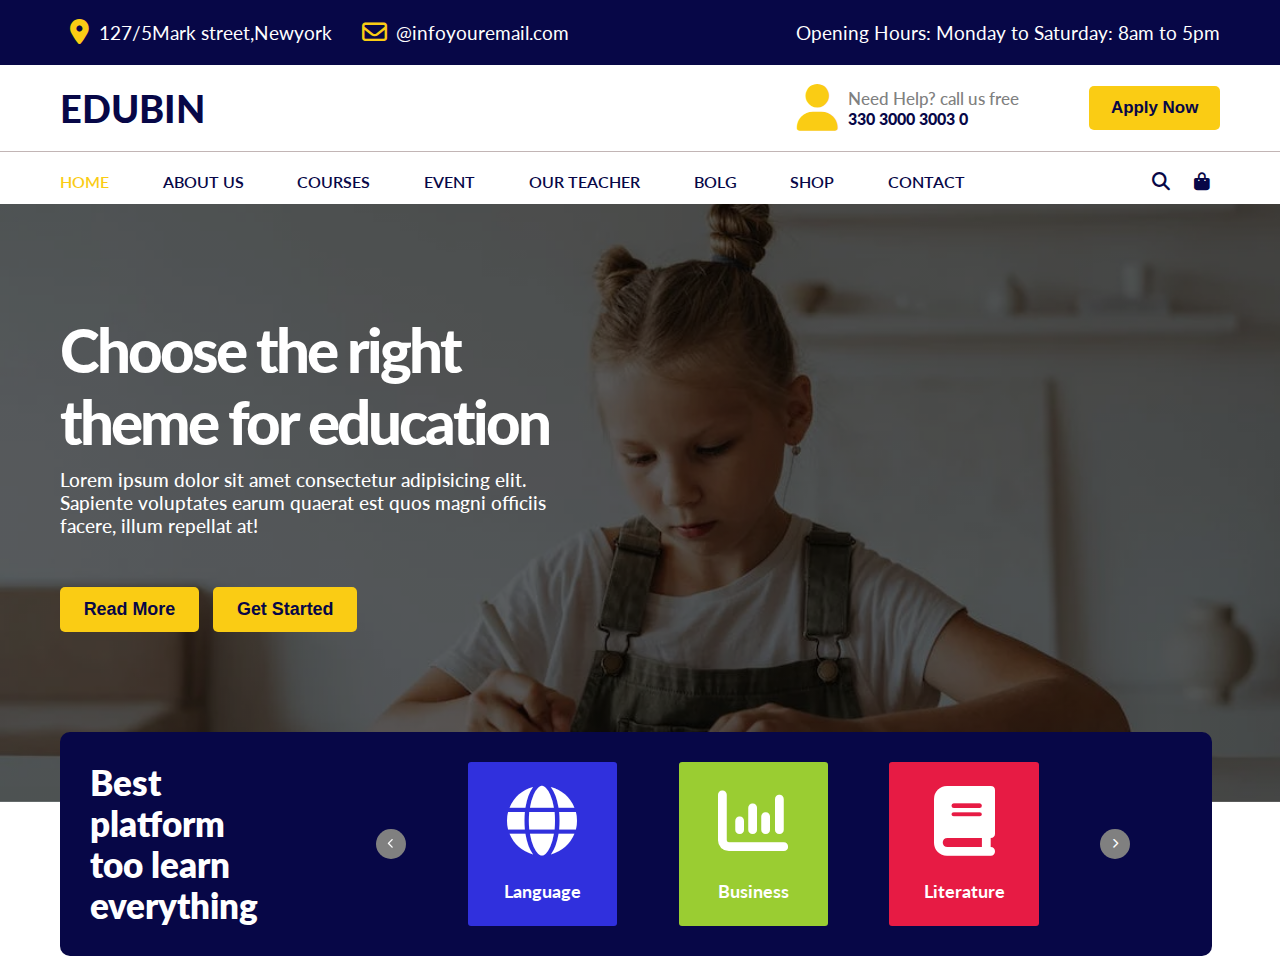
<file: eduction/index.html>
<!DOCTYPE html>
<html lang="en">
<head>
    <meta charset="UTF-8">
    <meta name="viewport" content="width=device-width, initial-scale=1.0">
    <title>eduction page</title>
    <link rel="stylesheet" href="css/style.css">
    <link href="https://fonts.googleapis.com/css2?family=Lato:ital,wght@0,100;0,300;0,400;0,700;0,900;1,100&family=Open+Sans:wght@300;400;600&display=swap" rel="stylesheet">
    <link rel="stylesheet" href="https://cdnjs.cloudflare.com/ajax/libs/font-awesome/6.4.2/css/all.min.css">

</head>
<body>
    
        <div class="location">
            <div class="city">
                <a href="#" class="icon"><i class="fa-solid fa-location-dot icon_style"></i></a>
                <span class="location_text">127/5Mark street,Newyork</span>
            </div>

            <div class="email">
                <a href="#" class="icon"><i class="fa-regular fa-envelope icon_style"></i></a>
                <span class="location_text">@infoyouremail.com</span>
            </div>
            <p class="timing">Opening Hours: Monday to Saturday: 8am to 5pm</p>
        </div>

        <header class="header">
            <div class="contact">
                <h1 class="logo">edubin</h1>
                <div class="icon_number">
                    <a href="#" class="person"><i class="fa-solid fa-user person_icon"></i></a>
                    <div class="number_text">
                        <span class="text">Need Help? call us free</span>
                        <span class="number">330 3000 3003 0</span>
                    </div>
                </div>
                <div class="btn_box"><button class="btn">apply now</button></div>
                
            </div>
            <nav class="nav">
                <div class="nav_box">
                    <a href="#" class="navlinks active">Home</a>
                    <a href="#" class="navlinks">About us</a>
                    <a href="#" class="navlinks">courses</a>
                    <a href="#" class="navlinks">event</a>
                    <a href="#" class="navlinks">our teacher</a>
                    <a href="#" class="navlinks">bolg</a>
                    <a href="#" class="navlinks">shop</a>
                    <a href="#" class="navlinks">contact</a>
                </div>
                <div class="search_cart">
                    <span class="search"><a href="#" class="nav_icon"><i class="fa-solid fa-magnifying-glass navicon_style"></i></a></span>
                    <span class="notification"><a href="#" class="nav_icon"><i class="fa-solid fa-bag-shopping navicon_style"></i></a></span>
                    
                </div>
            </nav>
        </header>

        <main class="main">
            <div class="main_content">
                <h1 class="main_heading">Choose the right theme for education</h1>
                <p class="main_text">Lorem ipsum dolor sit amet consectetur adipisicing elit. Sapiente voluptates earum quaerat est quos magni officiis facere, illum repellat at!</p>
                
                    <button class="btn_main " style="margin-right: 10px;">read more</button>
                    <button class="btn_main">get started</button>
                
                
            </div>
        </main>


        <section class="description">
            <div class="description_box">
                <div class="description_text">
                    <p class="para_text">Best platform too learn everything</p>
                </div>
                <div class="description_menu">
                    <span class="arrow"><i class="fa-solid fa-chevron-right arrow_icon" style="transform: rotateY(-180deg);"></i></span>
                    <div class="education_type" style="background-color: rgb(48, 48, 221);">
                        <div class="edu_icon_text">
                            <span class="education_icon"><i class="fa-solid fa-globe edu_icon"></i></span>
                            <span class="education_text">Language</span>
                        </div>
                        

                    </div>
                    <div class="education_type" style="background-color: yellowgreen;">
                        <div class="edu_icon_text">
                            <span class="education_icon"><i class="fa-solid fa-chart-column edu_icon"></i></span>
                            <span class="education_text">Business</span>
                        </div>
                    </div>
                    <div class="education_type" style="background-color: rgb(231, 27, 68)">
                        <div class="edu_icon_text">
                            <span class="education_icon"><i class="fa-solid fa-book edu_icon"></i></span>
                            <span class="education_text">Literature</span>
                        </div>
                    </div>
                    <span class="arrow"><i class="fa-solid fa-chevron-right arrow_icon"></i></span>

                </div>
            </div>
        </section>
        
</body>
</html>
</file>
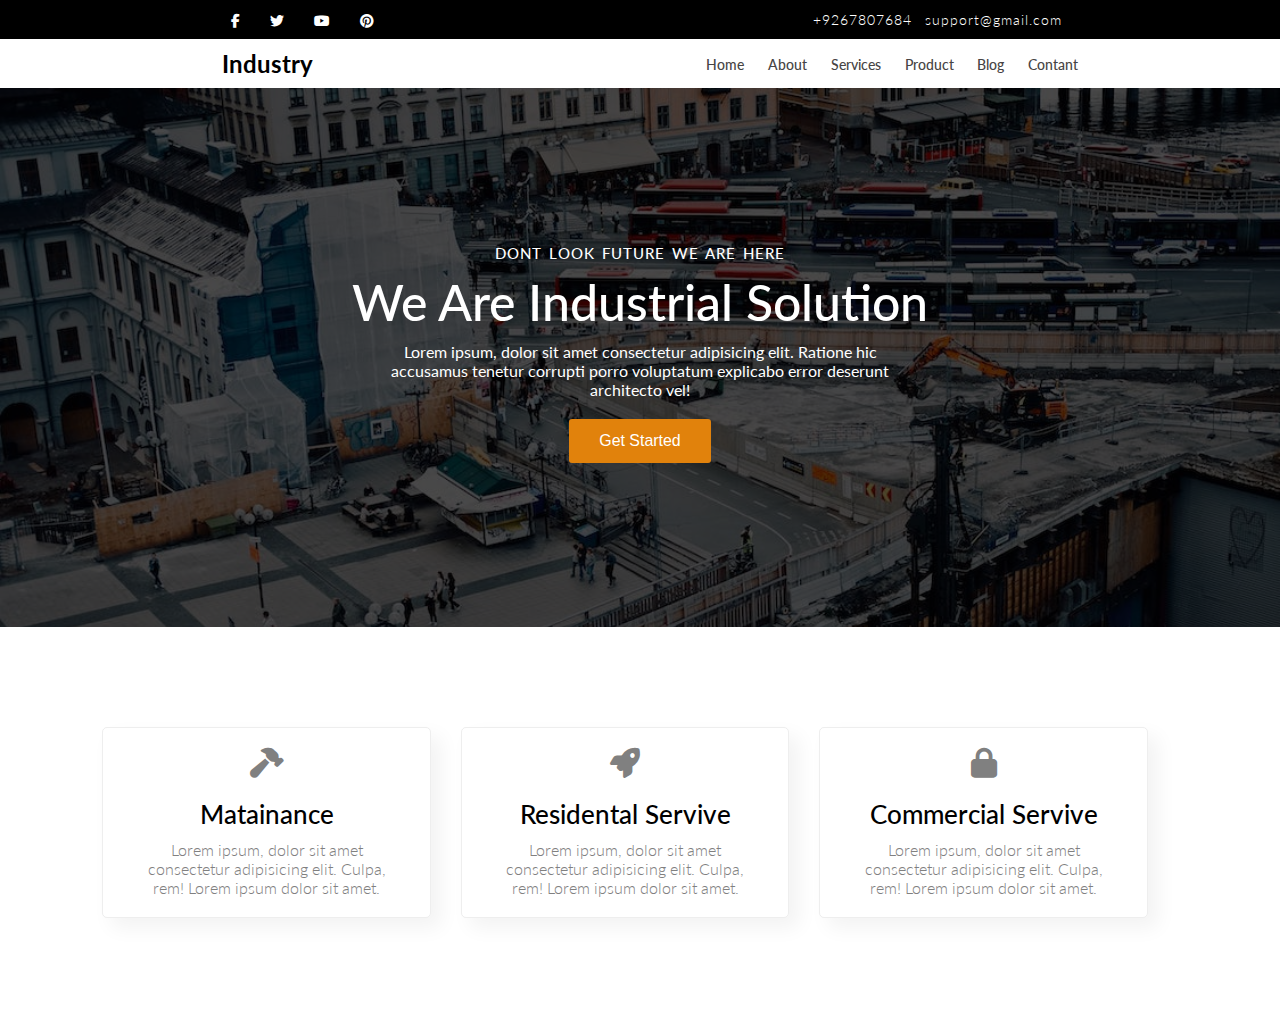
<file: industry-page/index.html>
<!DOCTYPE html>
<html lang="en">
<head>
    <meta charset="UTF-8">
    <meta name="viewport" content="width=device-width, initial-scale=1.0">
    <title>Industry page</title>
    <link rel="stylesheet" href="css/style.css">
    <link href="https://fonts.googleapis.com/css2?family=Lato:ital,wght@0,100;0,300;0,400;0,700;0,900;1,100&family=Open+Sans:wght@300;400;600&display=swap" rel="stylesheet">
    <link rel="stylesheet" href="https://cdnjs.cloudflare.com/ajax/libs/font-awesome/6.4.2/css/all.min.css">
</head>
<body>
    <div class="header">
        <div class="social_link">
            
            <div class="social_linkbox">
                
            <a href="#" class="social__icon"><i class="fa-brands fa-facebook-f icons"></i></a>
            <a href="#" class="social__icon"><i class="fa-brands fa-twitter icons"></i></a>
            <a href="#" class="social__icon"><i class="fa-brands fa-youtube icons"></i></a>
            <a href="#" class="social__icon"><i class="fa-brands fa-pinterest icons"></i></a>
            </div>
            
            <p class="number_gmail">+9267807684 support@gmail.com</p>

        </div>


        <div class="logo_link">
            <h1 class="logo">Industry</h1>
            <div class="nav_box">
                <a href="#" class="nav_links">Home</a>
                <a href="#" class="nav_links">About</a>
                <a href="#" class="nav_links">Services</a>
                <a href="#" class="nav_links">product</a>
                <a href="#" class="nav_links">Blog</a>
                <a href="#" class="nav_links">contant</a>
            </div>
            
        </div>
    </div>

    <section class="introduction">
        <div class="content">
            <p class="content_text">dont look future we are here</p>
            <h1 class="heading_primary">we are industrial solution</h1>
            <p class="description">Lorem ipsum, dolor sit amet consectetur adipisicing elit. Ratione hic accusamus tenetur corrupti porro voluptatum explicabo error deserunt architecto vel!</p>
            <button class="btn">get started</button>
        </div>
    </section>

    <main class="main">
        <div class="card_box">
            <div class="card">
                <a href="#" class="social__icon"><i class="fa-solid fa-hammer icon_card"></i></a>
                <h4 class="heading_secondary">matainance</h4>
                <p class="description_card">Lorem ipsum, dolor sit amet consectetur adipisicing elit. Culpa, rem! Lorem ipsum dolor sit amet.</p>
            </div>

            <div class="card">
                <a href="#" class="social__icon"><i class="fa-solid fa-rocket icon_card"></i></a>
                <h4 class="heading_secondary">residental servive</h4>
                <p class="description_card">Lorem ipsum, dolor sit amet consectetur adipisicing elit. Culpa, rem! Lorem ipsum dolor sit amet.</p>
            </div>

            <div class="card">
                <a href="#" class="social__icon"><i class="fa-solid fa-lock icon_card"></i><a>
                <h4 class="heading_secondary">commercial servive</h4>
                <p class="description_card">Lorem ipsum, dolor sit amet consectetur adipisicing elit. Culpa, rem! Lorem ipsum dolor sit amet.</p>
            </div>
        </div>
    </main>
</body>
</html>
</file>
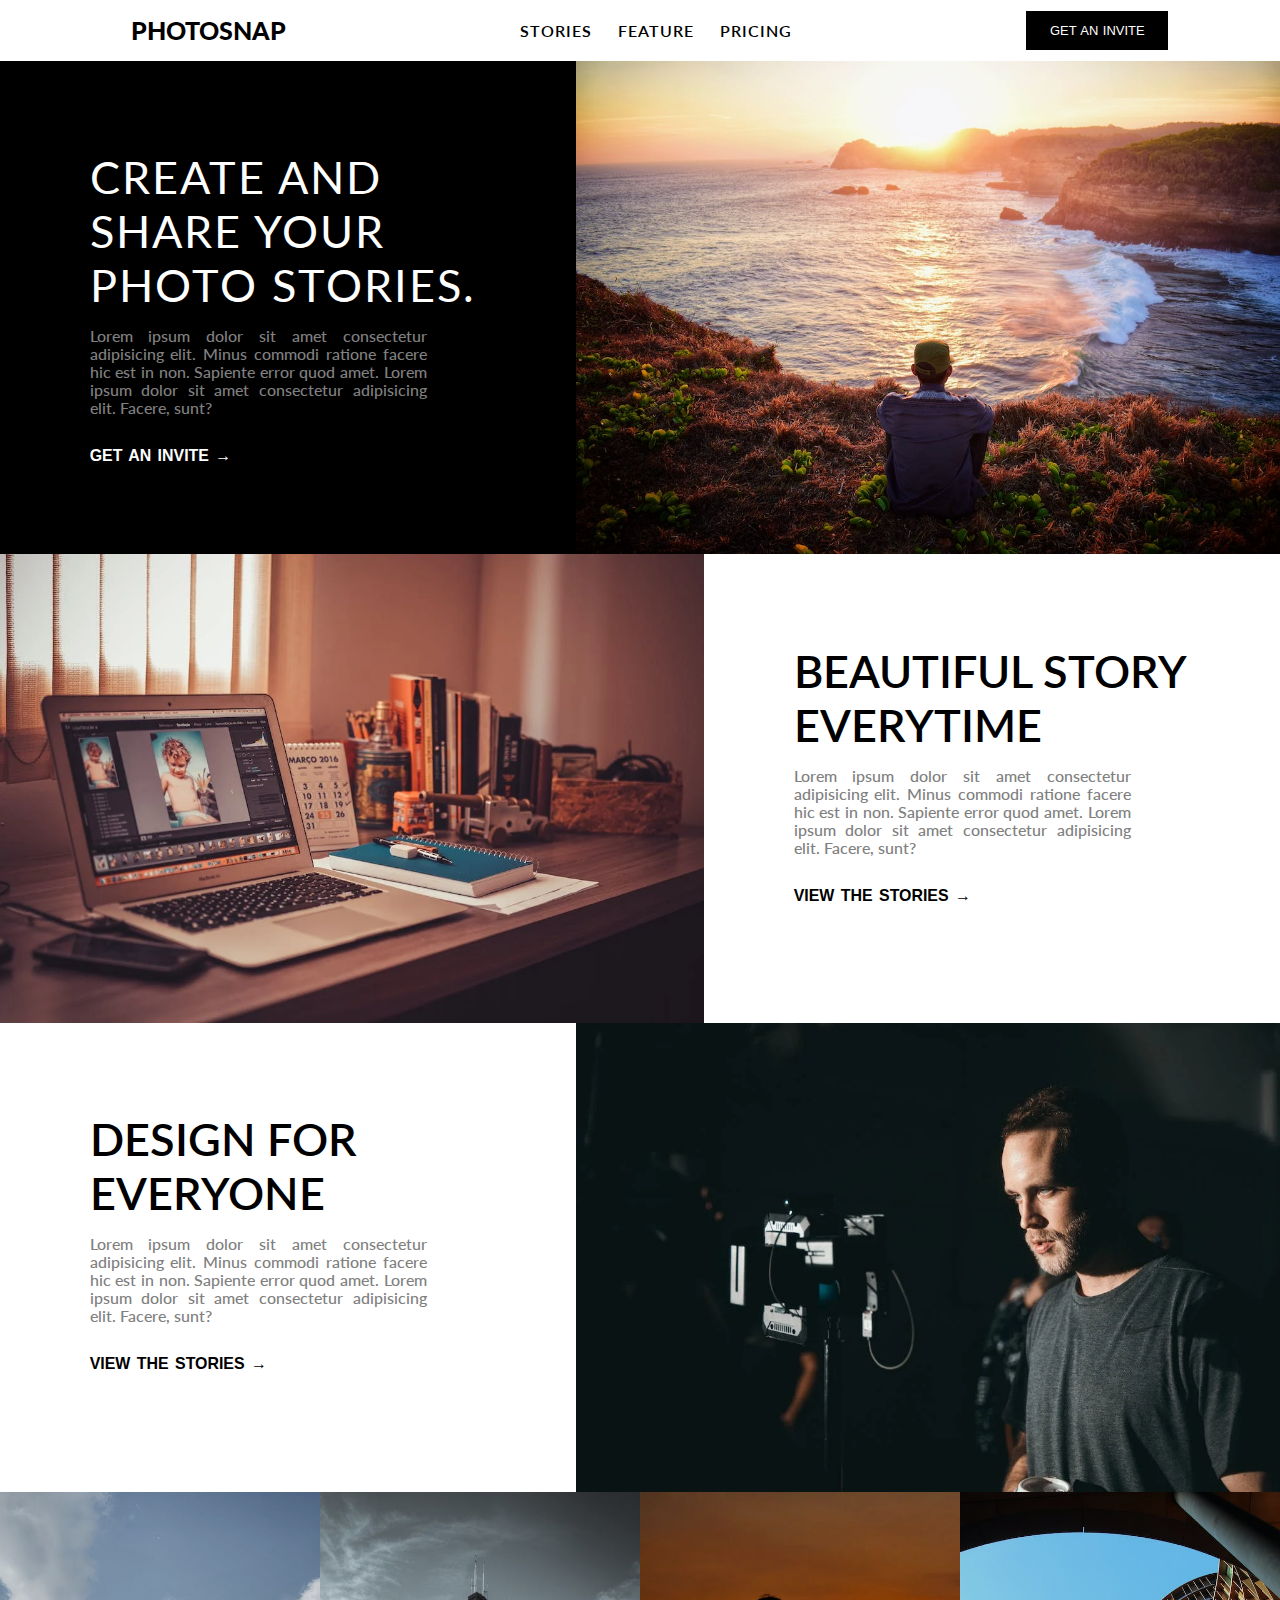
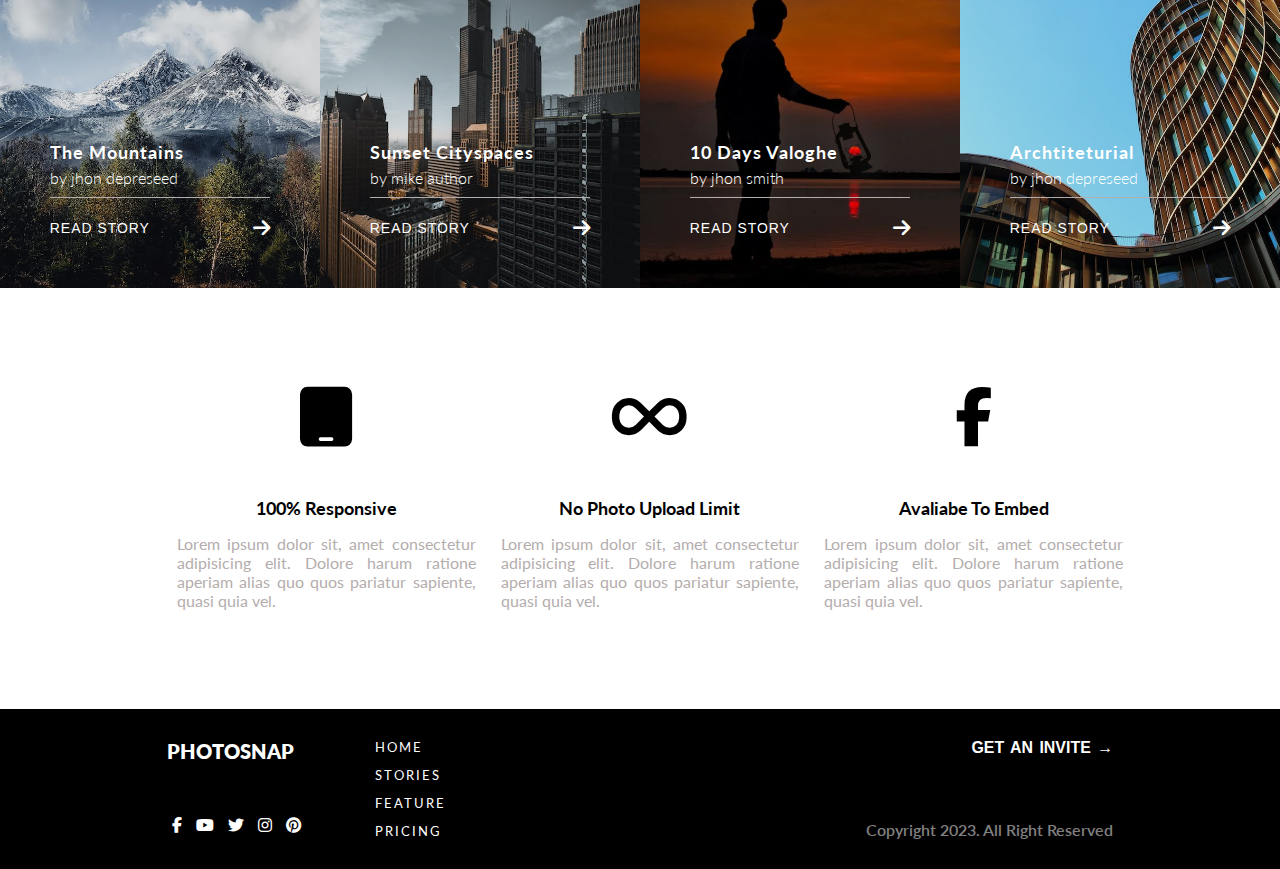
<file: photosnap/index.html>
<!DOCTYPE html>
<html lang="en">
<head>
    <meta charset="UTF-8">
    <meta name="viewport" content="width=device-width, initial-scale=1.0">
    <title>portfolio</title>
    <link rel="stylesheet" href="css/style.css">
    <link href="https://fonts.googleapis.com/css2?family=Lato:wght@100;300;400;700;900&display=swap" rel="stylesheet">
    <link rel="stylesheet" href="https://cdnjs.cloudflare.com/ajax/libs/font-awesome/6.4.0/css/all.min.css">
</head>
<body>
   <header class="header">
        <h1 class="logo">photosnap</h1>
        <nav class="nav">
            <a href="#" class="link">stories</a>
            <a href="#" class="link">feature</a>
            <a href="#" class="link">pricing</a>
        </nav>
        <button class="btn">get an invite</button>
   </header> 
   <section class="stories_photo">
    <div class="content">
            <div class="container">
                <h2 class="heading">create and share your photo stories.</h2>
                <p class="text">Lorem ipsum dolor sit amet consectetur adipisicing elit. Minus commodi ratione facere hic est in non. Sapiente error quod amet. Lorem ipsum dolor sit amet consectetur adipisicing elit. Facere, sunt?</p>
                <button class="btn2 btn_white">get an invite &rarr; </button>
                
                
            </div>
           
    </div>
        
    </div>
    <div class="photo">
        <img src="./image/seaview.jpeg" alt="seaview" class="img">
    </div>
   </section>


   <section class="story_section">
    <div class="content2">
        <img src="./image/laptop.webp" alt="seaview" class="img">
           
    </div>
        
    </div>
    <div class="story_content">
        

        <div class="container">
            <h2 class="story_heading">beautiful story everytime</h2>
            <p class="text">Lorem ipsum dolor sit amet consectetur adipisicing elit. Minus commodi ratione facere hic est in non. Sapiente error quod amet. Lorem ipsum dolor sit amet consectetur adipisicing elit. Facere, sunt?</p>
            <button class="btn2 btn_black">view the stories &rarr;</button>
            
            
        </div>

    </div>
   </section>


   <section class="stories_photo">
    <div class="content" style="background-color: white;">
            <div class="container">
                <h2 class="story_heading">Design for everyone</h2>
                <p class="text">Lorem ipsum dolor sit amet consectetur adipisicing elit. Minus commodi ratione facere hic est in non. Sapiente error quod amet. Lorem ipsum dolor sit amet consectetur adipisicing elit. Facere, sunt?</p>
                <button class="btn2 btn_black"> view the stories &rarr; </button>
                
                
            </div>
           
    </div>
        
    </div>
    <div class="photo">
        <img src="./image/camera.webp" alt="seaview" class="img">
    </div>
   </section>

   <section class="story">
    <div class="story_type">
        <h3 class="storytype_heading">the mountains</h3>
        <p class="story_author">by jhon depreseed</p>
        <div class="story_bar"></div>
        <div class="btn_arrow">
            <button class="story_btn">read story</button>
            <a href="#" class="story_arrow"><i class="fa-solid fa-arrow-right story_icon"></i></a>
        </div>
    </div>
    <div class="story_type card2">
        <h3 class="storytype_heading">sunset cityspaces</h3>
        <p class="story_author"> by mike author</p>
        <div class="story_bar"></div>
        <div class="btn_arrow">
            <button class="story_btn">read story</button>
            <a href="#" class="story_arrow"><i class="fa-solid fa-arrow-right story_icon"></i></a>
        </div>
    </div>
    <div class="story_type card3">
        <h3 class="storytype_heading">10 days valoghe</h3>
        <p class="story_author">by jhon smith</p>
        <div class="story_bar"></div>
        <div class="btn_arrow">
            <button class="story_btn">read story</button>
            <a href="#" class="story_arrow"><i class="fa-solid fa-arrow-right story_icon"></i></a>
        </div>
    </div>
    <div class="story_type card4">
        <h3 class="storytype_heading">archtiteturial</h3>
        <p class="story_author">by jhon depreseed</p>
        <div class="story_bar"></div>
        <div class="btn_arrow">
            <button class="story_btn">read story</button>
            <a href="#" class="story_arrow"><i class="fa-solid fa-arrow-right story_icon"></i></a>
        </div>
    </div>

   </section>
   <div class="feature">
        <div class="feature_card">
            <a href="#"><i class="fa-solid fa-tablet feature_icon"></i></a>
            <h4 class="heading_feature">100% responsive</h4>
            <p class="feature_text">Lorem ipsum dolor sit, amet consectetur adipisicing elit. Dolore harum ratione aperiam alias quo quos pariatur sapiente, quasi quia vel.</p>
        </div>
        <div class="feature_card">
            <a href="#"><i class="fa-solid fa-infinity feature_icon"></i></a>
            <h4 class="heading_feature">no photo upload limit</h4>
            <p class="feature_text">Lorem ipsum dolor sit, amet consectetur adipisicing elit. Dolore harum ratione aperiam alias quo quos pariatur sapiente, quasi quia vel.</p>
        </div>
        <div class="feature_card">
            <a href="#"><i class="fa-brands fa-facebook-f feature_icon"></i></a>
            <h4 class="heading_feature">avaliabe to embed</h4>
            <p class="feature_text">Lorem ipsum dolor sit, amet consectetur adipisicing elit. Dolore harum ratione aperiam alias quo quos pariatur sapiente, quasi quia vel.</p>
        </div>
   </div>


   <footer class="footer">
        <div class="footer_container">
            <div class="social_link">
                <h4 class="footer_logo">photosnap</h4>
                <div class="social_icon">
                    <a href="#" class="footer_anchor"><i class="fa-brands fa-facebook-f footer_icon"></i></a>
                    <a href="#" class="footer_anchor"><i class="fa-brands fa-youtube footer_icon"></i></a>
                    <a href="#" class="footer_anchor"><i class="fa-brands fa-twitter footer_icon"></i></a>
                    <a href="#" class="footer_anchor"><i class="fa-brands fa-instagram footer_icon"></i></a>
                    <a href="#" class="footer_anchor"><i class="fa-brands fa-pinterest footer_icon"></i></a>
                </div>
            </div>
            <div class="footer_link">
                <a href="#" class="link_item">home</a>
                <a href="#" class="link_item">stories</a>
                <a href="#" class="link_item">feature</a>
                <a href="#" class="link_item">pricing</a>
            </div>
            <div class="copyright">
                <button class="btn2 btn_white">get an invite &rarr; </button>
                <p class="copyright_text">Copyright 2023. All Right Reserved</p>
            </div>
        </div>
        
   </footer>




</body>
</html>
</file>
<file: industry-page/css/style.css>
/* Basic style */

*{
    margin: 0;
    padding: 0;
    box-sizing: border-box;
}

html{
    font-size: 62.25%;
}

body{
    font-family: 'Lato',sans-serif;
    font-size: 1.6rem;
    font-weight: 300;
}

a {
    display: inline-block;
}

/* header */
.header{
    /* width: 100%; */
    height: 8rem;
    /* background-color: yellowgreen; */
    background-color: #fffdfd;
    display: flex;
    flex-direction: column;
    
}

/* social_linkbox */
.social_link{
    background-color: #000;
    display: flex;
    justify-content: space-around;
    align-items: center;
    padding: 1rem 2rem;
}

@media (max-width: 600px) {
    .social_link {
        flex-direction: column;
        align-items: end;
    }

    .social_linkbox {
        align-self: flex-start;
    }
}

.social__icon{
    padding: 0 1.3rem;
    align-self: flex-start;
}
.icons{
    color: #fff;
    font-size: 1.4rem;
}
.number_gmail{
    color: #fff;
    font-size: 1.4rem;
    letter-spacing: 1px;
    word-spacing: 8px;
    margin-left: 3rem;
    
}

/* logo_part */
.logo_link{
    display: flex;
    justify-content: space-around;
    /* justify-content: center; */
    align-items: center;
    padding: 1rem 0;
    background-color: #fff;
    
}

.logo{
    font-size: 2.4rem;
    margin-left: 3rem;
    font-weight: 700;
}

.nav_links{
    text-decoration: none;
    text-transform: capitalize;
    font-size: 1.4rem;
    padding: 0 1rem;
    color: rgb(71, 68, 68);
    font-weight: 500;
    
}

/* introduction */

.introduction{
    /* background-color: yellowgreen; */
    width: 100%;
    height: 55rem;
    background-image: linear-gradient(to right , rgba(0, 0, 0, 0.7), rgba(0, 0, 0, 0.7)), url(../image/construction.jpeg);
    background-size: cover;
    display: flex;
    justify-content: center;
    align-items: center;
    
}
.content{
     text-align: center;
     color: #fff;
    
}

.content_text{
    text-transform: uppercase;
    font-size: 1.5rem;
    letter-spacing: 1px;
    word-spacing: 2px;
    margin-bottom: 1rem;
    font-weight: 500;
}

.heading_primary{
    font-size: 5rem;
    font-weight: 500;
    margin-bottom: 1rem;
    text-transform: capitalize;
}
.description{
    font-size: 1.6rem;
    font-weight: 400;
    max-width: 50rem;
    margin: 0 auto 2rem;
}
.btn{
    border: none;
    background-color: transparent;
    color: #fff;
    text-transform: capitalize;
    font-size: 1.6rem;
    background-color: rgb(225 130 12);
    padding: 1.3rem 3rem;
    cursor: pointer;
    border-radius: 3px;
}

@media(max-width:900px){
    .content_text{
        font-size: 1.3rem;
    }

    .heading_primary{
        font-size: 4rem;
    }
    .description{
        font-size: 1.4rem;
    }
    .btn{
        padding: 1rem;
    }
}

@media(max-width:900px){
    .content_text{
        font-size: 1.1rem;
    }

    .heading_primary{
        font-size: 3.5rem;
    }
    .description{
        font-size: 1.2rem;
    }
    .btn{
        padding: 1rem;
    }
}

@media(max-width:413px){
    .content_text{
        font-size: 1rem;
    }

    .heading_primary{
        font-size: 3rem;
    }
    .description{
        font-size: 1.1rem;
    }
    .btn{
        padding: 1rem;
        font-size: 1rem;
    }
}

/* cards */
.main{
    display: flex;
    justify-content: center;
    align-items: center;
    padding: 10rem 2rem;
    
}

.card_box{
   display: flex;
   gap: 3rem;
}
.card{
   max-width: 33rem;
    text-align: center;
    border: 1px solid #aaaaaa33;
    border-radius: 5px;
    padding: 2rem 3rem;
    box-shadow: 1rem 1rem 2rem rgba(0, 0, 0, 0.05);
}
@media(max-width:900px){
    .card_box{
      justify-content: center;
      flex-wrap: wrap;
    }
}

@media(max-width:550px){
    .card{
      max-width: 100%;
    }
}

.icon_card{
    color: gray;
    font-size: 3rem;
    margin-bottom: 2rem;
}

.heading_secondary{
    text-transform: capitalize;
    font-weight: 500;
    font-size: 2.6rem;
    margin-bottom: 1rem;

}
.description_card{
    color: gray;
}
</file>
<file: photosnap/css/style.css>
/* basic style */
*{
    margin: 0;
    padding: 0;
    box-sizing: border-box;
}
html{
    font-size: 62.25%;
}
body{
    font-family: 'Lato' , sans-serif;
    font-size: 1.6rem;
    font-weight: 300;
}



/* @media(max-width:1350px){
    body{
        font-size: 1.4rem;
    }
} */
@media(max-width:900px){
    html{
        font-size: 50%;
    }
}



/* header */
.header{
   
    /* background-color: yellow; */
    display: flex;
    justify-content: space-around;
    align-items: center;
    /* border-bottom: 1px solid rgb(204, 203, 203); */
    padding: 1rem 0;
    padding-left: 2rem;
}

 @media(max-width:600px){
    .header{
        flex-wrap: wrap;
        align-content: space-between;
    }
}
@media(max-width:509px){
    .nav{
        order: 1;
    }
    
} 
.logo{
    font-size: 2.5rem;
    font-weight: 900;
    word-spacing: 1px;
    text-transform: uppercase;
}
.link{
    text-decoration: none;
    text-transform: uppercase;
    font-size: 1.6rem;
    display: inline-block;
    padding: 1.1rem;
    font-weight: 600;
    letter-spacing: 1px;
    color: #000;
}
.btn{
    background-color: transparent;
    cursor: pointer;
    border: none;
    background-color: #000;
    color: #fff;
    padding: 1.2rem 2.4rem;
    text-transform: uppercase;
    font-size: 1.3rem;
    word-spacing: 1px;
    transition: all .2s;
}
.btn:hover{
    transform: translateY(-3px);
}
/* stories section */
.stories_photo{
    min-height: 45rem;
    /* background-color: yellow; */
    display: flex;
}
@media(max-width:1250px){
    .stories_photo{
        flex-direction: column;
    }
}
.container{
    display: flex;
    justify-content: center;
    flex-direction: column;
    align-items: flex-start;
    max-width: 43rem;
}
.content{
    flex-basis: 45%;
    padding: 9rem;
    background-color: #000;
}
  
 

.photo{
    /* flex: 1; */
    flex-basis: 55%;
}

.heading{
    
    color: #fff;
    text-transform: uppercase;
    font-size: 4.5rem;
    font-weight: 400;
    letter-spacing: 2px;
    margin-bottom: 1.5rem;
    
}
@media(max-width:500px){
    .heading{
        font-size: 3rem;
    }
}
.text{
    color: grey;
    font-size: 1.6rem;
    text-align: justify;
    padding-right: 6rem;
    line-height: 1.8rem;
    margin-bottom: 3rem;
    font-weight: 500;
}
.btn2{
    border: none;
    background-color: transparent;
    text-transform: uppercase;
    font-size: 1.6rem;
    word-spacing: 2px;
    cursor: pointer;
    font-weight: 600;
}
.btn_white{
    color: #fff;
}
.img{
    height: 100%;
    width: 100%;
    display: block;
}

/* story section */

.story_section{
   min-height: 45rem;
    display: flex;
}
@media(max-width:1250px){
    .story_section{
        flex-direction: column;

    }
    .story_content{
        order: -1;
    }
}

.content2{
    flex-basis: 55%;
}
.story_content{
    padding: 9rem;

    flex: 1;
}
.story_heading{
    text-transform: uppercase;
    font-size: 4.5rem;
    font-weight: 600;
    /* letter-spacing: 2px; */
    margin-bottom: 1.5rem;
}
@media(max-width:500px){
    .story_heading{
        font-size: 3rem;
    }
}
.btn_black{
    color: #000;
}

/* card of story*/
.story{
    /* height: 35rem; */
    /* max-width: 100%; */
    /* background-color: yellow; */
    
    display: flex;
}
.story_type{
    flex-basis: 25%;
    background-image: linear-gradient(to right bottom, rgba(0, 0, 0, 0.1), rgba(0, 0, 0, 0.1)),
    url(../image/mountain.jpeg);
    background-size: cover;
    /* background-color: pink */
    display: flex;
    flex-direction: column;
    justify-content: flex-end;
    padding: 25rem 5rem 5rem 5rem ;

}
@media(max-width:900px){
    .story{
        flex-wrap: wrap;
        /* height: 80rem; */
        /* align-content: space-evenly; */
    }
    .story_type{
        flex-basis: 50%;

    }
}
@media(max-width:600px){
    
    .story_type{
        flex-basis: 100%;
    
    }
}

.card2{
    background-image: linear-gradient(to right bottom, rgba(0, 0, 0, 0.1), rgba(0, 0, 0, 0.1)),
    url(../image/building.jpeg);
    background-size: cover;
}
.card3{
    background-image: linear-gradient(to right bottom, rgba(0, 0, 0, 0.1), rgba(0, 0, 0, 0.1)),
    url(../image/walk.webp);
    background-size: cover;
}
.card4{
    background-image: linear-gradient(to right bottom, rgba(0, 0, 0, 0.1), rgba(0, 0, 0, 0.1)),
    url(../image/architeture.jpeg);
    background-size: cover;
    background-position: 50%;
}
.storytype_heading{
    text-transform: capitalize;
    font-size: 1.8rem;
    color: #fff;
    letter-spacing: 1px;
    margin-bottom: .5rem;
}
.story_author{
    color: #fff;
    margin-bottom: 1rem;
    font-size: 1.6rem;
}
.story_bar{
    height: 1px;
    background-color: #b4adad;
    margin-bottom: 2rem;
    
}
.btn_arrow{
    display: flex;
    justify-content: space-between;
}

.story_btn{
    background-color: transparent;
    border: none;
    color: #fff;
    text-transform: uppercase;
    font-size: 1.4rem;
    letter-spacing: 1px;
    cursor: pointer;
}
.story_icon{
    color: #fff;
    font-weight: 400;
    font-size: 2rem;
}
/* features */
.feature{
    /* background-color: pink; */
    /* height: 40rem; */
    padding: 10rem 0rem;
    padding-left: 2rem;
    display: flex;
    justify-content: center;
    align-items: center;

}
@media(max-width:900px){
    .feature{
        flex-wrap: wrap;
        /* align-content: space-around; */
    }
}
.feature_card{
    width: 30rem;
    /* background-color: yellow; */
    /* padding-top: 5rem; */
    display: flex;
    flex-direction: column;
    justify-content: center;
    align-items: center;
    
}

@media(max-width:900px){
    .feature_card{
        width: 34rem;
        margin-bottom: 5rem;

    }
    
}
@media(max-width:600px){
    .feature_card{
        width: 100%;
    }
}

.feature_card:not(:last-child){
    margin-right: 2.5rem;
}
.feature_icon{
    font-size: 6rem;
    color: #000;
    margin-bottom: 5rem;
}
.heading_feature{
    font-size: 1.8rem;
    text-transform: capitalize;
    margin-bottom: 1.5rem;
    
}
.feature_text{
    color: #b4adad;
    font-size: 1.6rem;
    text-align: justify;
    font-weight: 400;
}

/* footer */
.footer{
    background-color: #000;
    /* height: 25rem; */
    padding: 3rem;
    display: flex;
    justify-content: center;
    align-items: center;
    
    
}
/* @media(max-width:500px){
    .footer{
        flex-direction: column;
    }
} */
.footer_container{
    display: flex;
    justify-content: center;
    align-items: center;
    width: 95rem;
}
@media(max-width:600px){
    .footer_container{
        flex-wrap: wrap;
        flex-direction: column;
        
    }
}
.social_link{
    height: 10rem;
    display: flex;
    flex-direction: column;
    justify-content: space-between;
    align-items: flex-start;
    /* background-color: pink; */
    margin-right: 7rem;
}
@media (max-width:600px){
    .social_link{
        margin-right: 0;
        margin-bottom: 2rem;
    }
}
.footer_link{
 /* background-color: pink; */
    margin-right: auto;
    height: 10rem;
    display: flex; 
    justify-content: space-between;
    flex-direction: column;
}
@media(max-width:600px){
    .footer_link{
        margin-right: 0;
        margin-bottom: 2rem;
    }
}
.copyright{
    height: 10rem;
    /* background-color: pink; */
    display: flex;
    flex-direction: column;
    align-items: flex-end;
    justify-content: space-between;
}
@media(max-width:600px){
    .copyright{
        align-items: center;
    }
}
.footer_logo{
    color: #fff;
    font-size: 2rem;
    font-weight: 800;
    text-transform: uppercase;
}
.footer_anchor{
    display: inline-block;
    padding: .5rem;
}
.footer_icon{
    color: #fff;
}
.link_item{
    text-decoration: none;
    text-transform: uppercase;
    font-size: 1.3rem;
    color: #fff;
    font-weight: 400;
    letter-spacing: 2px;
}
.copyright_text{
    color: gray;
    font-size: 1.6rem;
    font-weight: 600;
}
</file>
<file: eduction/css/style.css>
/* Basic reset */

*{
    margin: 0;
    padding: 0;
    box-sizing: border-box;
}

html{
    font-size: 62.25%;
}

body{
    font-size: 1.6rem;
    font-family: 'Lato' , sans-serif;
    font-weight: 300;
}

/* Location */


.location{
    background-color: rgb(7, 7, 71);
    display: flex;
    /* height: 7rem; */
    padding: 2rem 6rem;
    justify-content: space-evenly;
    align-items: center;
    
}
.icon{
    display: inline-block;
    padding: 0 1rem;
}

.icon_style{
    color: rgb(250, 204, 20);
    font-size: 2.5rem;
}

.location_text{
    color: #fff;
    font-size: 1.9rem;
    font-weight: 400;
    
    
}


.email{
    margin-right: auto;
    margin-left: 2rem;
    display: flex;
    justify-content: flex-start;
    align-items: center;
}
.timing{
    color: #fff;
    font-size: 1.9rem;
    font-weight: 400;
}
.city{
    display: flex;
    
    justify-content: flex-start;
    align-items: center;
}

/* header */
.header{
    height: 14rem;
    /* background-color: crimson; */
    /* padding: 2rem 6rem ; */
}

.contact{
    display: flex;
    border-bottom: 1px solid rgb(194, 181, 181);
    padding: 2rem 6rem ;
}

.logo{
    margin-right: auto;
    display: flex;
    align-items: center;
    text-transform: uppercase;
    color: rgb(7, 7, 71);
    font-size: 3.8rem;
    font-weight: 900;
}

.icon_number{
    display: flex;
    justify-content: center;
    align-items: center;
    margin-right: 7rem;
    
}
.person{
    display: inline-block;
    /* padding: 1rem; */
}
.person_icon{
    font-size: 4.7rem;
    color: rgb(250, 204, 20);
}



.number_text{
    margin-left: 1rem;
    display: flex;
    flex-direction: column;
    align-items: flex-start;
}
.text{
    font-size: 1.7rem;
    color: gray;
    font-weight: 500;
}
.number{
    font-weight: 900;
    color:rgb(7, 7, 71);
}
.btn_box{
    display: flex;
    justify-content: center;
    align-items: center;
}
.btn{
    width: 100%;
    /* height: 3rem; */
    border: none;
    background-color: transparent;
    text-transform: capitalize;
    font-size: 1.7rem;
    font-weight: 700;
    color: rgb(7, 7, 71);
    background-color: rgb(250, 204, 20);
    display: inline-block;
    padding: 1.2rem 2.2rem;
    border-radius: .5rem;
    cursor: pointer;
    transition: all .2s;
    
}
.btn:hover{
    background-color: rgb(7, 7, 71);
    color: #fff;
}

/* navlinks */
.nav{
    padding: 1rem 6rem;
    display: flex;
    /* justify-content: center; */
    /* align-items: center; */
}

.nav_box{
    margin-left: -2.5rem;
    margin-right: auto;
}
.navlinks{
    display: inline-block;
    text-decoration: none;
    text-transform: uppercase;
    font-size: 1.6rem;
    font-weight: 600;
    color: rgb(7, 7, 71);
    padding: 1rem 2.5rem;
    transition: all .2s;
}
.navlinks:hover,
.active{
    color: rgb(250, 204, 20);
}

.nav_icon{
    display: inline-block;
    padding: 1rem;
}
.navicon_style{
    font-size: 1.8rem;
    color:rgb(7, 7, 71);
}

/* main */
.main{
    min-height:60rem;
    /* background-color: yellowgreen; */
    background-image: linear-gradient(to right bottom, rgba(0, 0, 0, 0.6), rgba(0, 0, 0, 0.6)), url(../image/pexels-photo-5088179.webp);
    background-size: cover;
    background-repeat: no-repeat;
    background-position: 10%;
    display: flex;
    justify-content: flex-start;
    align-items: center;
    padding: 0 6rem;
}
.main_content{
    /* background-color: yellow; */
    max-width: 50rem;
    padding-bottom: 6rem;
}
.main_heading{
    color: #fff;
    font-size: 6rem;
    font-weight: 900;
    font-style: normal;
    letter-spacing: -.3rem;
    margin-bottom: 1rem;
}
.main_text{
    font-size: 1.9rem;
    color: #fff;
    font-weight: 500;
    margin-bottom: 5rem;
}
.btn_main{
    border: none;
    background-color: transparent;
    text-transform: capitalize;
    font-size: 1.8rem;
    font-weight: 700;
    color: rgb(7, 7, 71);
    background-color: rgb(250, 204, 20);
    display: inline-block;
    padding: 1.2rem 2.4rem;
    border-radius: .5rem;
    cursor: pointer;
    transition: all .2s;
    /* width: 25%; */
    /* height: 3rem; */
}
.btn_main:hover{
    background-color: rgb(7, 7, 71);
    color: #fff;
}


/* description of content */
.description{
    /* background-color: yellowgreen; */
    /* padding: 0 6rem; */
    min-height: 15rem;
    position: relative; 
    
}

.description_box{
    background-color: rgb(7, 7, 71);
    border-radius: 1rem;
    min-height: 20rem;
    padding: 3rem 2rem;
    width: 90%;
    position: absolute;
    left: 6rem;
    top: -7rem; 
    display: flex;
    gap: 3.5rem;
    
}

.description_text{
   /* background-color: pink; */
   flex: 0 0 18%;
}

.description_menu{
    /* background-color: yellowgreen; */
    flex: 1;
    display: flex;
    justify-content: space-evenly;
    align-items: center;
}

.para_text{
    color: #fff;
    font-size: 3.5rem;
    font-weight: 800;
    padding-left: 1rem;
    /* letter-spacing: -1.25px; */
    /* padding-bottom: 1rem; */
}

.arrow{
    background-color: gray;
    width: 3rem;
    height: 3rem;
    border-radius: 50%;
    text-align: center;
    display: flex;
    justify-content: center;
    align-items: center;
}
.arrow_icon{
    font-size: 1rem;
    color: #fff;
}
.education_type{
    border-radius: 3px;
    width: 13rem;
    /* background-color: pink; */
    align-self: stretch;
    display: flex;
    justify-content: center;
    flex-basis: 17%;
}
.edu_icon_text{
    display: flex;
    flex-direction: column;
    justify-content: space-evenly;
    align-items: center;
}
.edu_icon{
    color: #fff;
    font-size: 7rem;
}
.education_text{
    font-size: 1.8rem;
    color: #fff;
    font-weight: 700;
}
</file>
